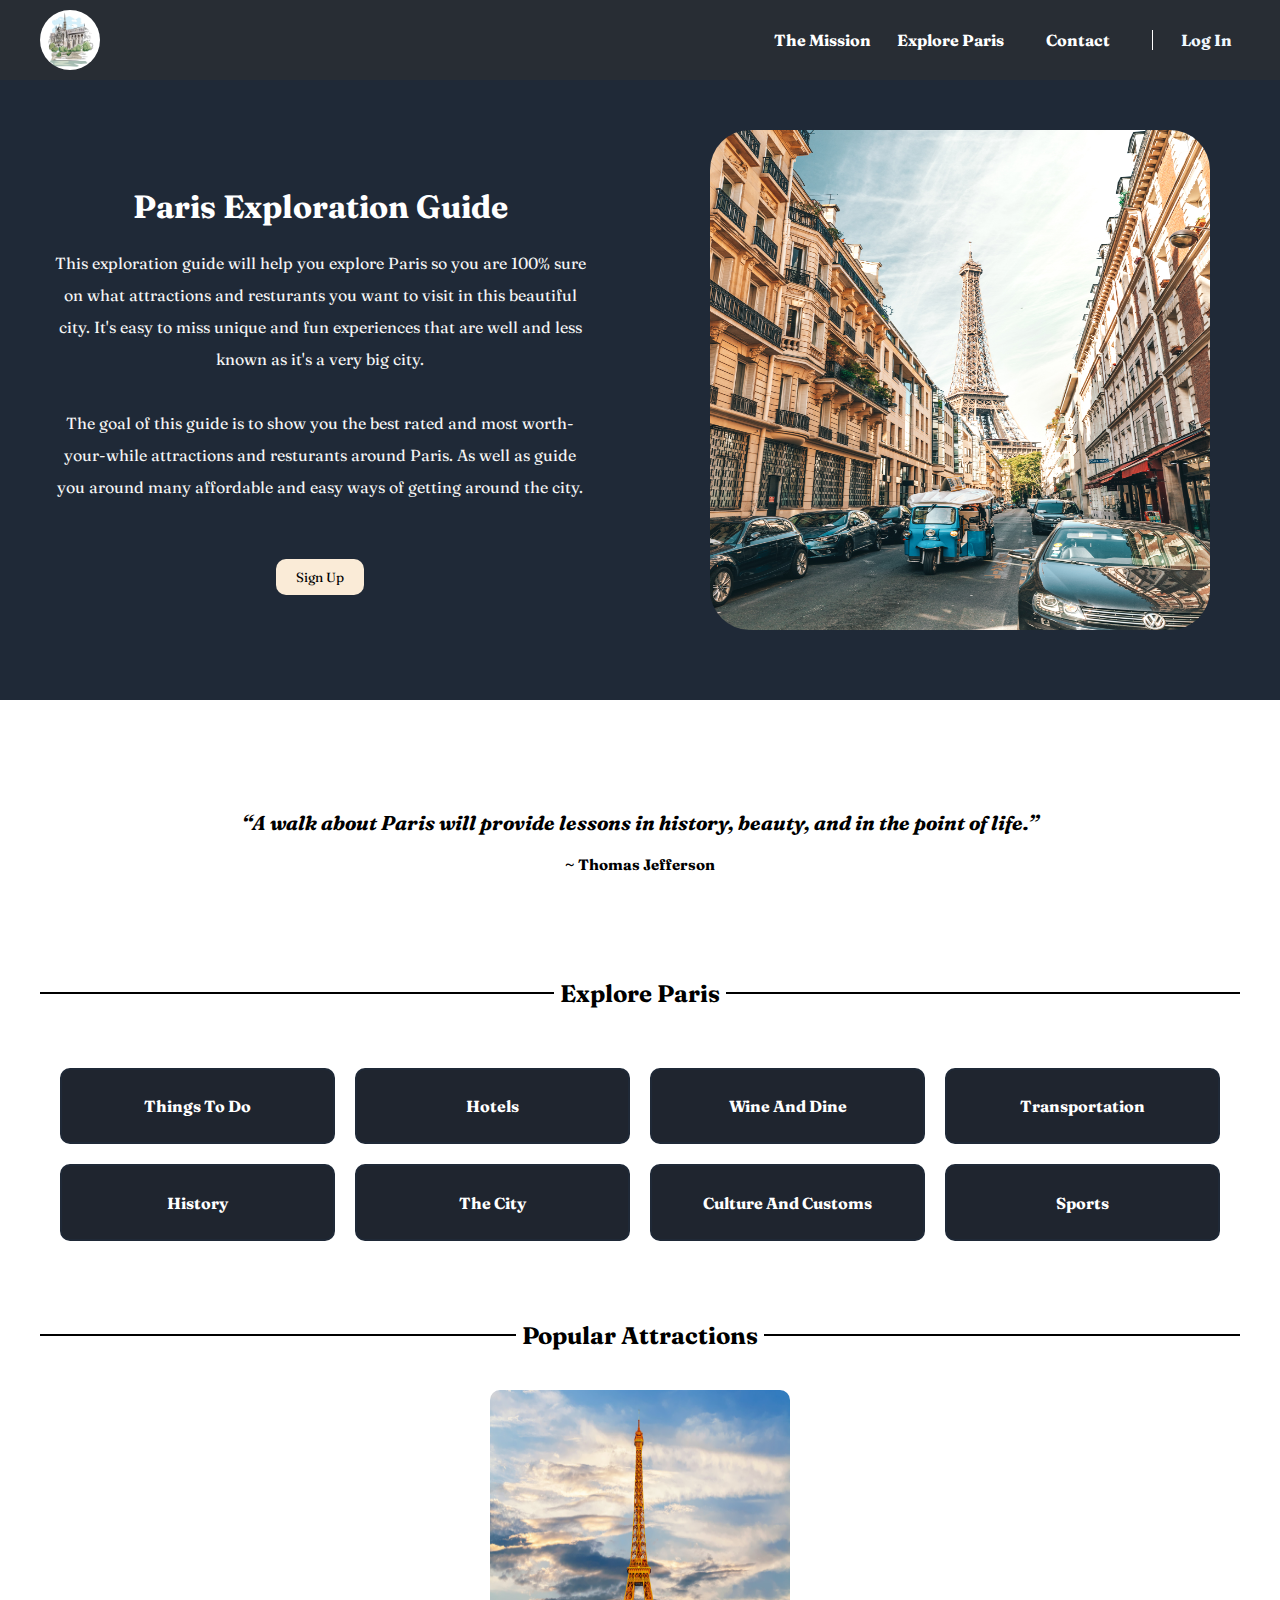
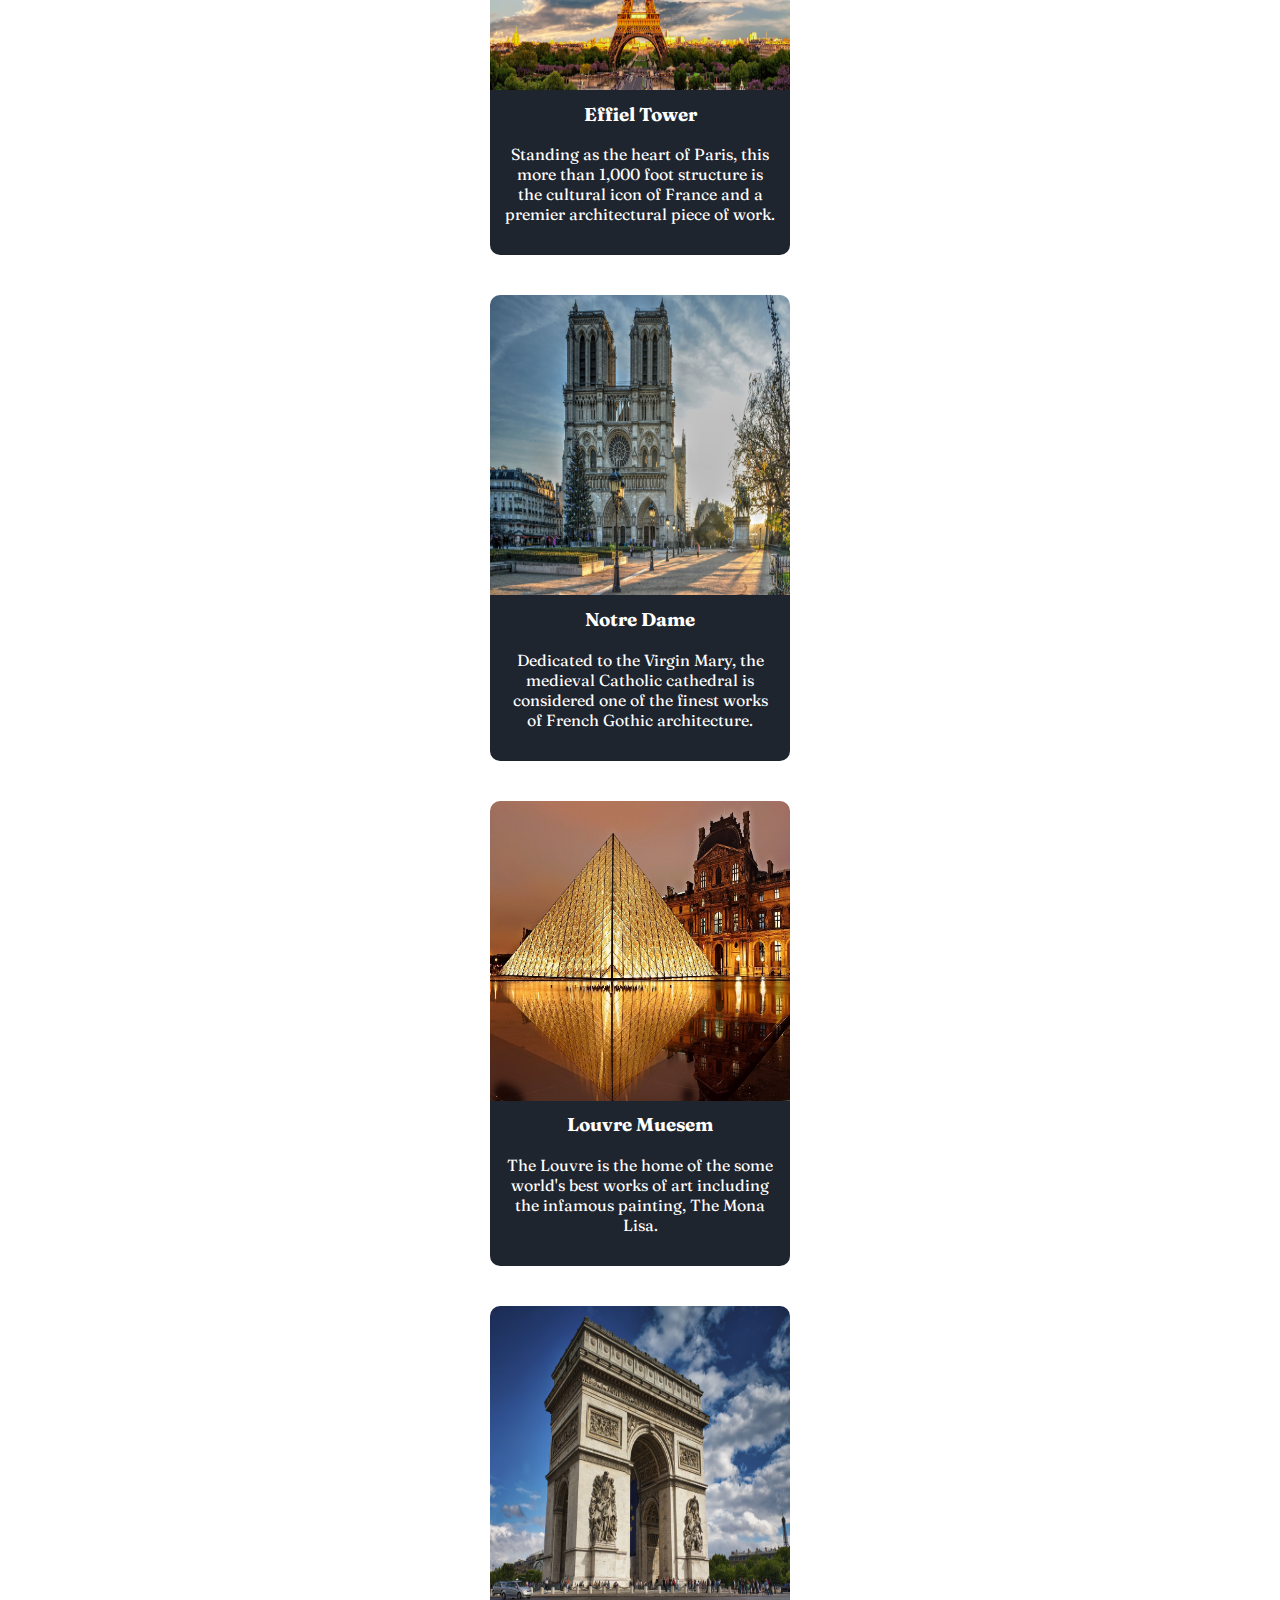
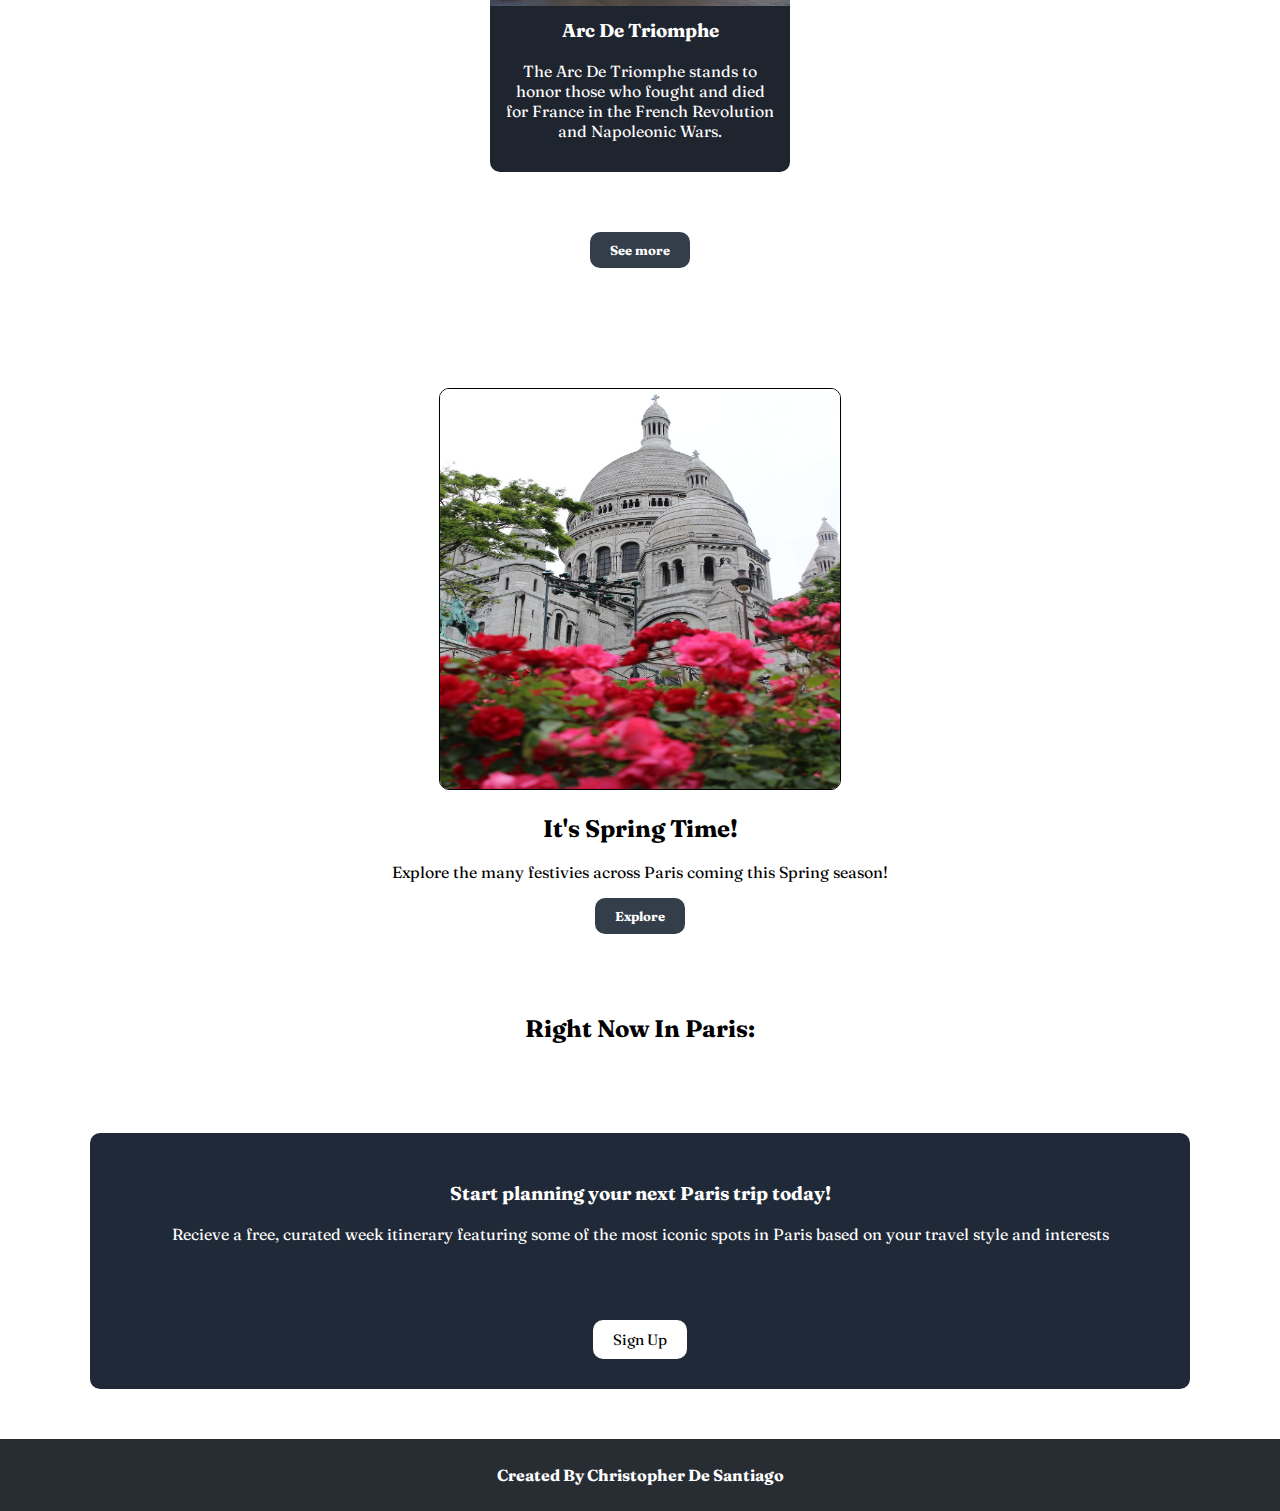
<file: index.html>
<!DOCTYPE html>
<html lang="en">
  <head>
    <meta charset="UTF-8" />
    <meta http-equiv="X-UA-Compatible" content="IE=edge" />
    <meta name="viewport" content="width=device-width, initial-scale=1.0" />
    <link rel="stylesheet" href="styles/index.css" />
    <link rel="icon" type="image/jpg" href="/images/NotreDameLogo.jpg" />
    <title>Paris Exploration Guide</title>
  </head>

  <body onload="displayWeather()">
    <div class="landing">
      <div class="navbar">
        <div class="navImage">
          <img src="images/NotreDameLogo.jpg" width="60" height="60" />
        </div>
        <div class="navLinks">
          <div class="eachLink">
            <a href="" class="navLink">The Mission</a>
            <a href="#exploreCard" class="navLink">Explore Paris</a>
            <a href="" class="navLink">Contact</a>
            <a href="/pages/login.html" class="navLink" id="login">Log In</a>
          </div>
        </div>
      </div>

      <div class="mainLanding">
        <div class="title">
          <h1>Paris Exploration Guide</h1>
          <p>
            This exploration guide will help you explore Paris so you are 100%
            sure on what attractions and resturants you want to visit in this
            beautiful city. It's easy to miss unique and fun experiences that
            are well and less known as it's a very big city. <br /><br />
            The goal of this guide is to show you the best rated and most
            worth-your-while attractions and resturants around Paris. As well as
            guide you around many affordable and easy ways of getting around the
            city.
          </p>
          <br />
          <br />
          <button class="Button">
            <a
              href="/pages/signup.html"
              style="text-decoration: none; color: black"
              >Sign Up</a
            >
          </button>
        </div>
        <div class="landingImage">
          <img
            src="images/pexels-spencer-davis-4388221.jpg"
            width="500"
            height="500"
          />
        </div>
      </div>
    </div>

    <br />

    <div class="mainBody">
      <div class="quote">
        <blockquote
          cite="https://www.veranda.com/travel/g30296562/quotes-on-paris/"
        >
          “A walk about Paris will provide lessons in history, beauty, and in
          the point of life.”
        </blockquote>
        <p>~ Thomas Jefferson</p>
      </div>

      <br />

      <h2 style="text-align: center" class="separator" id="exploreCard">
        Explore Paris
      </h2>
      <br />
      <div class="exploreCard">
        <div class="Card">
          <a href=""><h4>Things To Do</h4></a>
        </div>
        <div class="Card">
          <a href=""><h4>Hotels</h4></a>
        </div>
        <div class="Card">
          <a href=""><h4>Wine And Dine</h4></a>
        </div>
        <div class="Card">
          <a href=""><h4>Transportation</h4></a>
        </div>
        <div class="Card">
          <a href=""><h4>History</h4></a>
        </div>
        <div class="Card">
          <a href=""><h4>The City</h4></a>
        </div>
        <div class="Card">
          <a href=""><h4>Culture And Customs</h4></a>
        </div>
        <div class="Card">
          <a href=""><h4>Sports</h4></a>
        </div>
      </div>

      <h2 style="text-align: center" class="separator">Popular Attractions</h2>
      <div class="Attraction">
        <div class="item">
          <img
            src="images/eiffel-tower-ge8174b562_1920.jpg"
            width="300"
            height="300"
            alt=""
          />
          <div class="caption">
            <h3>Effiel Tower</h3>
            <p>
              Standing as the heart of Paris, this more than 1,000 foot
              structure is the cultural icon of France and a premier
              architectural piece of work.
            </p>
          </div>
        </div>
        <div class="item">
          <img
            src="images/cathedral-gfc9241a4a_1920.jpg"
            alt=""
            width="300"
            height="300"
          />
          <div class="caption">
            <h3>Notre Dame</h3>
            <p>
              Dedicated to the Virgin Mary, the medieval Catholic cathedral is
              considered one of the finest works of French Gothic architecture.
            </p>
          </div>
        </div>
        <div class="item">
          <img
            src="images/building-gc9c5a30e9_1280.jpg"
            alt=""
            width="300"
            height="300"
          />
          <div class="caption">
            <h3>Louvre Muesem</h3>
            <p>
              The Louvre is the home of the some world's best works of art
              including the infamous painting, The Mona Lisa.
            </p>
          </div>
        </div>
        <div class="item">
          <img
            src="images/arc-de-triomphe-g50d43a8cb_1920.jpg"
            alt=""
            width="300"
            height="300"
          />
          <div class="caption">
            <h3>Arc De Triomphe</h3>
            <p>
              The Arc De Triomphe stands to honor those who fought and died for
              France in the French Revolution and Napoleonic Wars.
            </p>
          </div>
        </div>
      </div>

      <button class="button" style="display: block">See more</button>

      <br />
      <br />

      <div class="exploreGrid">
        <div class="exploreImg">
          <img
            src="images/roses-g3ceaf6cef_1280.jpg"
            alt="Roses"
            width="400"
            height="400"
            id="rose"
          />
        </div>
        <div class="explore">
          <h2>It's Spring Time!</h2>
          <p>
            Explore the many festivies across Paris coming this Spring season!
          </p>
          <button class="button">Explore</button>
        </div>
      </div>

      <h2 style="text-align: center">Right Now In Paris:</h2>

      <div class="WeatherCard"></div>

      <div class="signUp">
        <div class="signUpText">
          <h3>Start planning your next Paris trip today!</h3>
          <p>
            Recieve a free, curated week itinerary featuring some of the most
            iconic spots in Paris based on your travel style and interests
          </p>
        </div>

        <div class="signUpButton">
          <button>
            <a
              href="/pages/signup.html"
              style="text-decoration: none; color: black"
              >Sign Up</a
            >
          </button>
        </div>
      </div>
    </div>

    <div class="footer">
      <p>Created By Christopher De Santiago</p>
    </div>
    <script src="app.js"></script>
  </body>
</html>
</file>
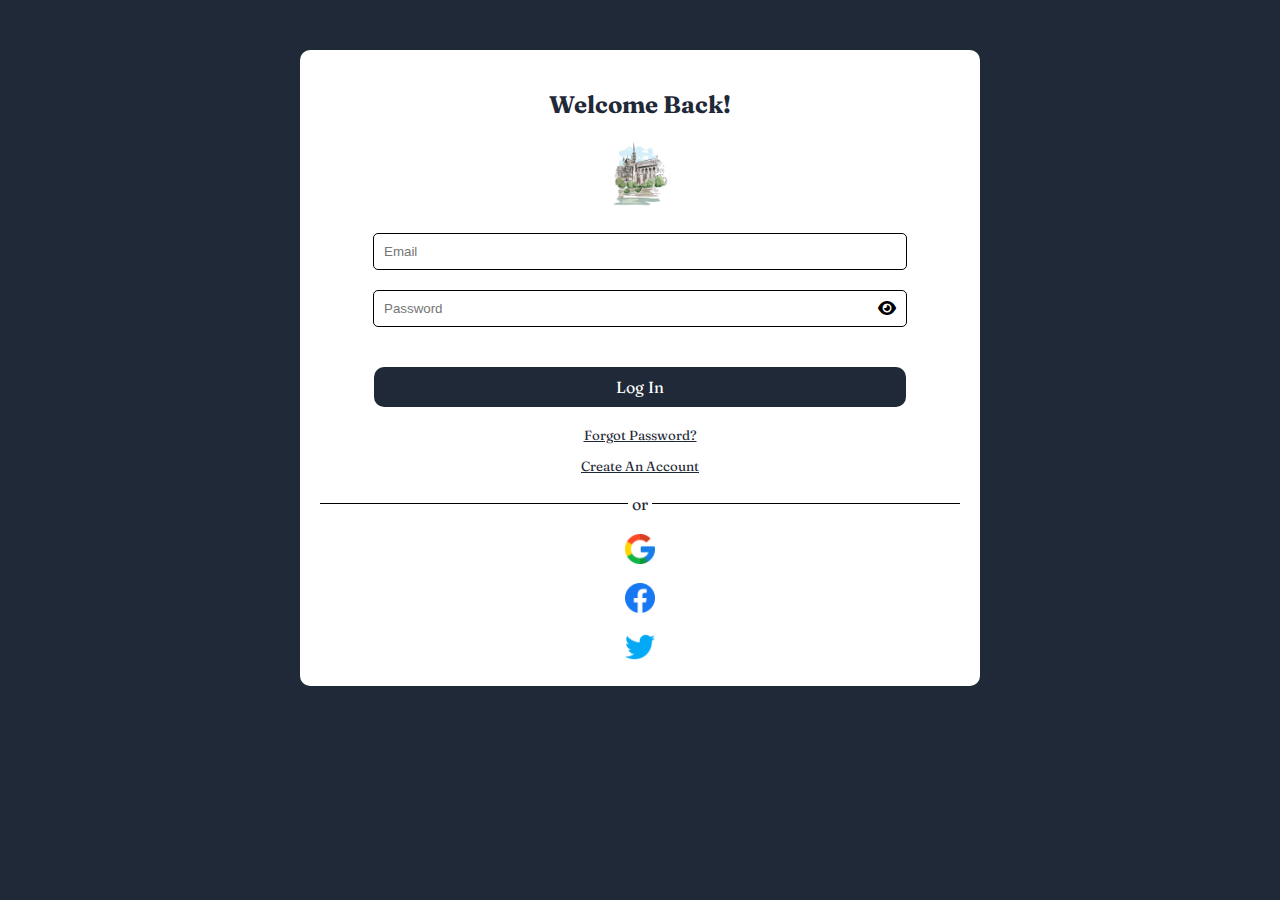
<file: login.html>
<!DOCTYPE html>
<html lang="en">
  <head>
    <meta charset="UTF-8" />
    <meta http-equiv="X-UA-Compatible" content="IE=edge" />
    <meta name="viewport" content="width=device-width, initial-scale=1.0" />
    <title>Login</title>
    <link rel="stylesheet" href="login.css" />
    <link
      rel="stylesheet"
      href="https://cdnjs.cloudflare.com/ajax/libs/font-awesome/6.1.1/css/all.min.css"
    />
  </head>
  <body>
    <div class="login">
      <h2>Welcome Back!</h2>
      <img src="/images/NotreDameLogo.jpg" alt="" width="70" height="70" />
      <form>
        <input type="email" name="Email" id="Email" placeholder="Email" />
        <br />
        <br />
        <div class="password-container">
          <input
            type="password"
            name="Password"
            id="Password"
            placeholder="Password"
          />
          <i class="fa-solid fa-eye" id="eye"></i>
        </div>

        <br />
        <br />
        <input type="submit" value="Log In" />
      </form>
      <br />
      <div class="footer">
        <a href="">Forgot Password?</a>
        <a href="">Create An Account</a>
      </div>
      <br />
      <div class="separator">or</div>
      <br />
      <div class="iconBar">
        <div class="icon">
          <a href=""
            ><img
              src="./images-login/google.png"
              alt="Google"
              width="30"
              height="30"
              id=""
          /></a>
        </div>
        <div class="icon">
          <a href=""
            ><img
              src="images-login/facebook.png"
              alt="Facebook"
              width="30"
              height="30"
              id=""
          /></a>
        </div>
        <div class="icon">
          <a href=""
            ><img
              src="images-login/twitter.png"
              alt="Twitter"
              width="30"
              height="30"
              id=""
          /></a>
        </div>
      </div>
    </div>
    <script src="index.js"></script>
  </body>
</html>
</file>
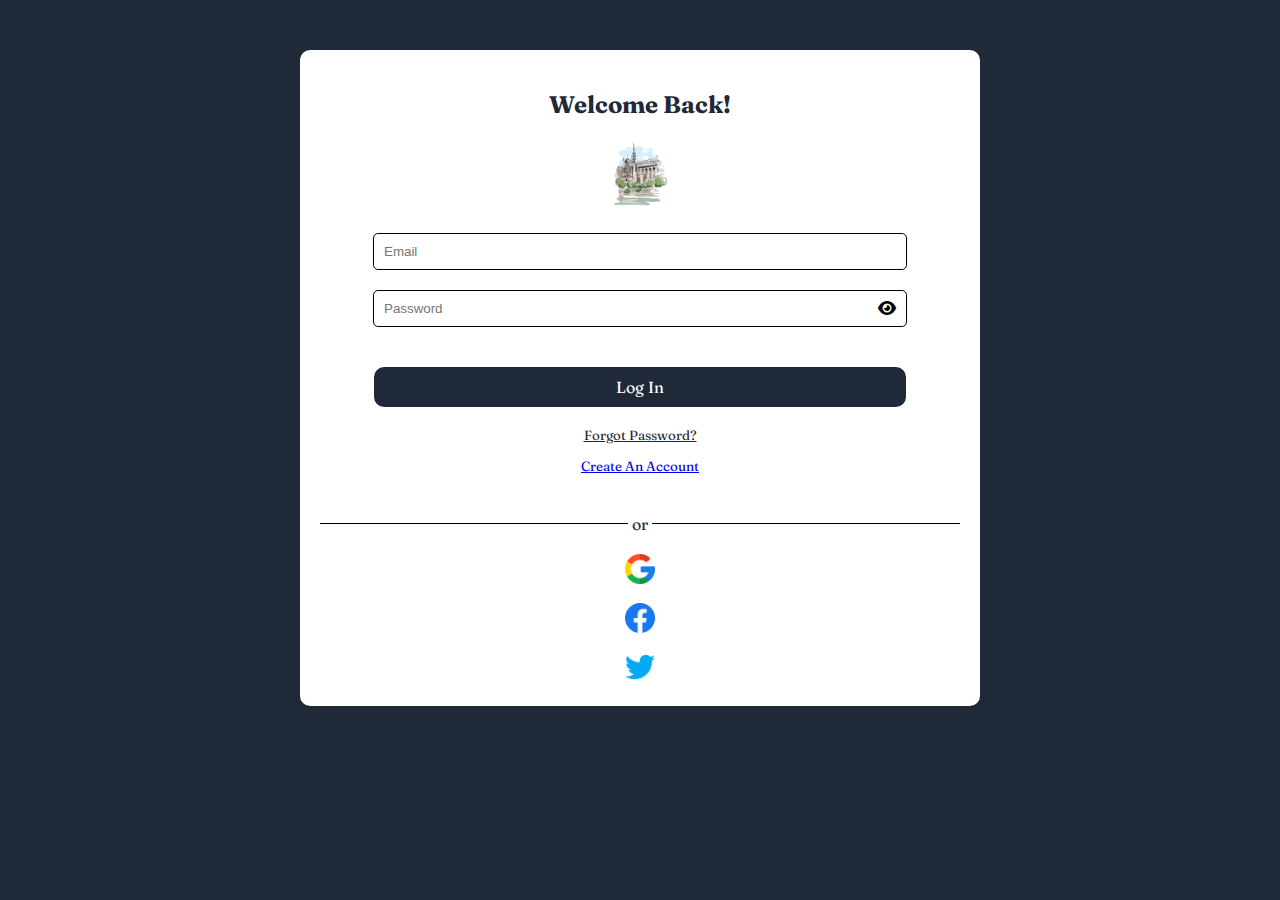
<file: pages/login.html>
<!DOCTYPE html>
<html lang="en">
  <head>
    <meta charset="UTF-8" />
    <meta http-equiv="X-UA-Compatible" content="IE=edge" />
    <meta name="viewport" content="width=device-width, initial-scale=1.0" />
    <title>PEG Login</title>
    <link rel="stylesheet" href="/styles/login.css" />
    <link
      rel="stylesheet"
      href="https://cdnjs.cloudflare.com/ajax/libs/font-awesome/6.1.1/css/all.min.css"
    />
  </head>
  <body>
    <div class="login">
      <h2>Welcome Back!</h2>
      <a href="/index.html"
        ><img src="/images/NotreDameLogo.jpg" alt="" width="70" height="70"
      /></a>
      <form>
        <input type="email" name="Email" id="Email" placeholder="Email" />
        <br />
        <br />
        <div class="password-container">
          <input
            type="password"
            name="Password"
            id="Password"
            placeholder="Password"
          />
          <i class="fa-solid fa-eye" id="eye"></i>
        </div>

        <br />
        <br />
        <input type="submit" value="Log In" />
      </form>
      <br />
      <div class="footer">
        <a href="">Forgot Password?</a>
        <a href="/pages/signup.html">Create An Account</a>
      </div>
      <br />
      <br />
      <div class="separator">or</div>
      <br />
      <div class="iconBar">
        <div class="icon">
          <a href=""
            ><img
              src="/images-login/google.png"
              alt="Google"
              width="30"
              height="30"
              id=""
          /></a>
        </div>
        <div class="icon">
          <a href=""
            ><img
              src="/images-login/facebook.png"
              alt="Facebook"
              width="30"
              height="30"
              id=""
          /></a>
        </div>
        <div class="icon">
          <a href=""
            ><img
              src="/images-login/twitter.png"
              alt="Twitter"
              width="30"
              height="30"
              id=""
          /></a>
        </div>
      </div>
    </div>
    <script src="/index.js"></script>
  </body>
</html>
</file>
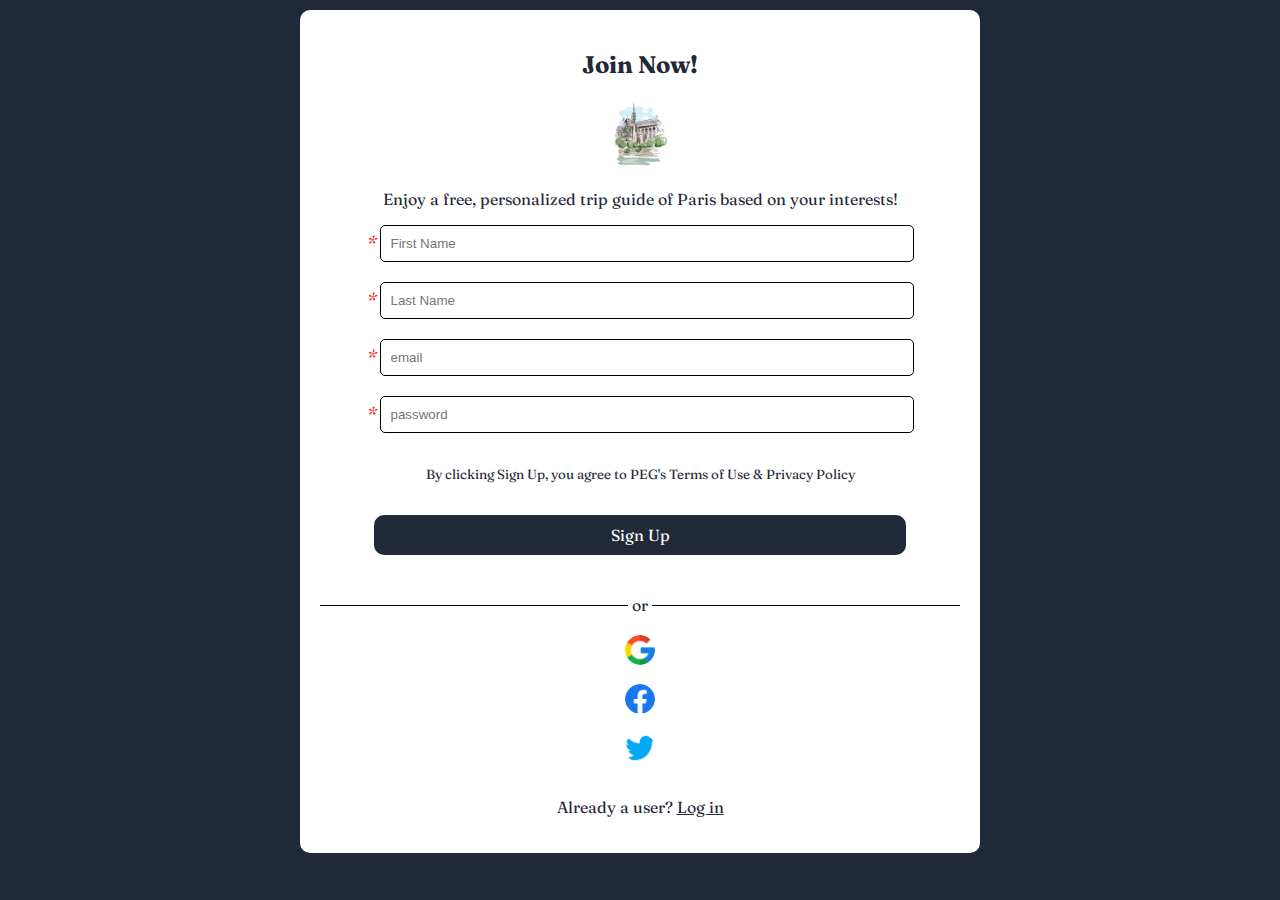
<file: pages/signup.html>
<!DOCTYPE html>
<html lang="en">
  <head>
    <meta charset="UTF-8" />
    <meta http-equiv="X-UA-Compatible" content="IE=edge" />
    <meta name="viewport" content="width=device-width, initial-scale=1.0" />
    <title>PEG Sign Up</title>
    <link rel="stylesheet" href="/styles/signUp.css" />
  </head>
  <body>
    <div class="signUpCard">
      <h2>Join Now!</h2>
      <img src="/images/NotreDameLogo.jpg" alt="" width="70" height="70" />
      <p>
        Enjoy a free, personalized trip guide of Paris based on your interests!
      </p>
      <form>
        <i><span style="color: red">* </span> </i
        ><input type="text" name="" id="" placeholder="First Name" />
        <br />
        <br />
        <i><span style="color: red">* </span> </i
        ><input type="text" placeholder="Last Name" />
        <br />
        <br />
        <i><span style="color: red">* </span> </i
        ><input type="email" placeholder="email" />
        <br />
        <br />
        <i><span style="color: red">* </span> </i
        ><input type="text" placeholder="password" />
        <br />
        <br />
        <p style="font-size: smaller">
          By clicking Sign Up, you agree to PEG's Terms of Use & Privacy Policy
        </p>
        <input type="submit" value="Sign Up" />
      </form>
      <br />
      <br />
      <div class="separator">or</div>
      <br />
      <div class="iconBar">
        <div class="icon">
          <a href=""
            ><img
              src="/images-login/google.png"
              alt="Google"
              width="30"
              height="30"
              id=""
          /></a>
        </div>
        <div class="icon">
          <a href=""
            ><img
              src="/images-login/facebook.png"
              alt="Facebook"
              width="30"
              height="30"
              id=""
          /></a>
        </div>
        <div class="icon">
          <a href=""
            ><img
              src="/images-login/twitter.png"
              alt="Twitter"
              width="30"
              height="30"
              id=""
          /></a>
        </div>
      </div>
      <p id="footer">Already a user? <a href="/pages/login.html">Log in</a></p>
    </div>
  </body>
</html>
</file>
<file: styles/index.css>
@import url('https://fonts.googleapis.com/css2?family=Fraunces:ital,opsz,wght@0,9..144,100;0,9..144,200;0,9..144,400;0,9..144,700;0,9..144,900;1,9..144,100;1,9..144,400;1,9..144,700;1,9..144,900&display=swap');

body{
    padding: 0;
    margin: 0;
    font-family: 'Fraunces', serif;
}

.landing{
    background-color: #1F2937;
}

.navbar{
    text-align: center;
    display: grid;
    grid-template-columns: repeat(2,1fr);
    align-items: center;
    justify-content:flex-start;
    background-color: #282d34;
    padding-top: 10px;
    padding-bottom: 10px;
}

.navImage{
    /*flex: 1;*/
     padding-left: 40px;
 }
 
 .navImage > img{
     border-radius: 30px;
     float: left;
 }

 .navLink{
    text-decoration: none;
    color: rgb(255, 255, 255);
    font-weight: bold;
    margin-right: 20px;
    flex: auto;
}

.eachLink{
    display: grid;
    grid-template-columns: repeat(4,.2fr);
    justify-content: end;
    align-items: center;
}

#login{
    border-left: 1px white solid;
    color: aliceblue;
}

/*.navLinks{
    flex: 1;
}*/


.mainLanding{
    background-color: #1F2937;
    display: grid;
    grid-template-columns: repeat(2,1fr);
    padding-bottom: 20px;
    justify-items: center;
    align-items: center;
}

.title{
    flex: 1;
    text-align: center;
    color: white;
    padding-left: 50px;
    padding-right: 50px;
}

.title > p{
    color:whitesmoke;
    line-height: 2;
   
}

.landingImage{
    flex: 1;
    margin: 50px;
}

.landingImage >img{
    margin-left: auto;
    margin-right: auto;
    display: block;
    border-radius: 40px;
    max-width: 100%;
    max-height: 100%;
}

.mainBody{
    margin: 40px;
}

.exploreGrid{
    display: grid;
    grid-template-columns: repeat(2,.4fr);
    justify-content: center;
    align-items: center;
    text-align: center;
    margin: 80px 0px 80px;
}

.exploreImg{
    display: block;
    margin: auto;
}

#rose{
    border: .1px solid black;
    border-radius: 10px;
}

.separator {
    display: flex;
    align-items:center;
    text-align: center;
  }
  
  .separator::before,
  .separator::after {
    content: '';
    flex: 1;
    border-bottom: 2px solid #000;
  }
  
  .separator:not(:empty)::before {
    margin-right: .25em;
  }
  
  .separator:not(:empty)::after {
    margin-left: .25em;
  }

.exploreCard{
    display: grid;
    grid-template-columns: repeat(4,.4fr);
    text-align: center;
    align-items: center;
    justify-content: center;
    gap: 20px;
    margin: 20px 20px 80px 20px;
}

.Card{
    padding: 5px;
    border-radius: 10px;
    border: 2px solid #1F2937;
    background-color: #1f252f;
}

.Card > a{
    text-decoration: none;
    color: white
}

.Card:hover{
    background-color:#4b6492;
}

.Attraction{
    display: grid;
    text-align: center;
    grid-template-columns: repeat(4,.1fr);
    justify-content: center;
    align-items: center;
    padding-left: 50px;
    padding-right: 50px;
    margin: 20px 20px 40px 20px;
    column-gap: 15px;
}

.caption{
    background-color: #1f252f;
    margin-top: -25px;
    padding: 15px;
    opacity: 1;
    border-radius: 0px 0px 10px 10px;
}

.item{
    color: white;
    padding: 20px;
}

.item > img{
    border-radius: 10px 10px 0px 0px;
}

.WeatherCard{
    text-align: center;
    padding: 10px;
    color: black;
    border-radius: 10px;
}

.weatherGrid{
    display: grid;
    grid-template-columns: repeat(2,.3fr);
    column-gap: 5px;
    justify-content: center;
    align-items: center;
    margin-top: 20px;
}

.weatherGrid > .weatherCircle2{
    border-right: 0px solid white;
}

.quote{
   margin-top: 20px;
   margin-bottom: 20px;
   text-align: center;
   padding: 30px;
   color: #000;
}

.quote > blockquote{
    font-style: italic;
    font-size: 20px;
    font-weight: bold;
}

.quote > p{
    font-size: 15px;
    font-weight: bold;
}

.signUp{
    text-align: center;
    display: flex;
    justify-content: center;
    align-items: center;
    margin: 50px;
    /*background-color: rgb(193, 177, 153);*/
    background-color: #1F2937;
    border-radius: 10px;
}

.signUpText,.signUpButton{
    flex: 1;
    padding: 30px;
    color: white;
}

.signUpButton > button{
    padding: 10px 20px  10px 20px;
    border-radius: 10px;
    border-style: none;
    background-color: white;
    font-family: 'Fraunces', serif;
    font-size: 15px;
}

.footer{
    background-color:#282d34;
    text-align: center;
    font-weight: bold;
    padding: 10px;
    color: white;
}

@media (max-width: 1300px) {
    .Attraction,.mainLanding,.signUp {
      flex-direction: column;
    }
    .Attraction{
        grid-template-columns: repeat(1,.1fr);
    }

    .WeatherCard > .weatherGrid{
        grid-template-columns: repeat(1,1fr);
        margin-top: 5px;
    }
    .exploreGrid{
        grid-template-columns: repeat(1,1fr);
    }
  }


  .Button{
    font-family: 'Fraunces', serif;
    background-color: antiquewhite;
    padding: 10px 20px  10px 20px;
    border-radius: 10px;
    border-style: none;
}

.button{
    font-family:'Fraunces', serif;
    background-color:#1F2937;
    padding: 10px 20px  10px 20px;
    border-radius: 10px;
    font-weight: bold;
    border: none;
    color: white;
    opacity: .9;
    margin: auto;
    cursor: pointer;
    font-size: 13px;
}
</file>
<file: login.css>
@import url('https://fonts.googleapis.com/css2?family=Fraunces:ital,opsz,wght@0,9..144,100;0,9..144,200;0,9..144,400;0,9..144,700;0,9..144,900;1,9..144,100;1,9..144,400;1,9..144,700;1,9..144,900&display=swap');

body{
    padding: 0;
    margin: 0;
    font-family: 'Fraunces', serif;
    background-color: #1F2937;
}

.title{
    text-align: center;
    color: white;
}

.title > img{
    border-radius: 30px;
}

.login{
    display: block;
    width: 50%;
    margin: auto;
    background-color: white;
    text-align: center;
    padding: 20px;
    border-radius: 10px;
    color: #1F2937;
    margin-top: 50px;
}

form{
    margin-top: 20px;
}

input{
    width: 80%;
    padding: 10px;
    border-radius: 5px;
    border:1px solid black;
}

input[type =submit]{
    font-size: medium;
    border: none;
    border-radius: 10px;
    color: white;
    font-family: 'Fraunces', serif;
    width: 83%;
    background-color: #1F2937;
}

.footer{
    color: #1F2937;
    font-size: smaller;
    display: grid;
    grid-template-columns: repeat(2,.2fr);
    justify-content: center;
    align-items: center;
}

a:visited{
    color: #1F2937;
}

.password-container{
    position: relative;
  }
  .fa-eye,.fa-eye-slash{
    position: absolute;
    top: 28%;
    right: 10%;
    cursor: pointer;
    color: black;
  }

  .iconBar{
    display: grid; 
    grid-template-columns: repeat(3, 0.2fr);
    justify-content: center;
    align-items: center;
}

.separator {
  display: flex;
  align-items: center;
  text-align: center;
}

.separator::before,
.separator::after {
  content: '';
  flex: 1;
  border-bottom: 1px solid #000;
}

.separator:not(:empty)::before {
  margin-right: .25em;
}

.separator:not(:empty)::after {
  margin-left: .25em;
}

  @media (max-width: 1300px) {
      .footer,.iconBar{
        grid-template-columns: repeat(1,.2fr);
        row-gap: 15px;
    }
  }
</file>
<file: styles/login.css>
@import url('https://fonts.googleapis.com/css2?family=Fraunces:ital,opsz,wght@0,9..144,100;0,9..144,200;0,9..144,400;0,9..144,700;0,9..144,900;1,9..144,100;1,9..144,400;1,9..144,700;1,9..144,900&display=swap');

body{
    padding: 0;
    margin: 0;
    font-family: 'Fraunces', serif;
    background-color: #1F2937;
}

.title{
    text-align: center;
    color: white;
}

.title > img{
    border-radius: 30px;
}

.login{
    display: block;
    width: 50%;
    margin: auto;
    background-color: white;
    text-align: center;
    padding: 20px;
    border-radius: 10px;
    color: #1F2937;
    margin-top: 50px;
}

form{
    margin-top: 20px;
}

input{
    width: 80%;
    padding: 10px;
    border-radius: 5px;
    border:1px solid black;
}

input[type =submit]{
    font-size: medium;
    border: none;
    border-radius: 10px;
    color: white;
    font-family: 'Fraunces', serif;
    width: 83%;
    background-color: #1F2937;
    cursor: pointer;
}

.footer{
    color: #1F2937;
    font-size: smaller;
    display: grid;
    grid-template-columns: repeat(2,.2fr);
    justify-content: center;
    align-items: center;
}

a:visited{
    color: #1F2937;
}

.password-container{
    position: relative;
  }
  .fa-eye,.fa-eye-slash{
    position: absolute;
    top: 28%;
    right: 10%;
    cursor: pointer;
    color: black;
  }

  .iconBar{
    display: grid; 
    grid-template-columns: repeat(3, 0.2fr);
    justify-content: center;
    align-items: center;
}

.separator {
  display: flex;
  align-items: center;
  text-align: center;
}

.separator::before,
.separator::after {
  content: '';
  flex: 1;
  border-bottom: 1px solid #000;
}

.separator:not(:empty)::before {
  margin-right: .25em;
}

.separator:not(:empty)::after {
  margin-left: .25em;
}

  @media (max-width: 1300px) {
      .footer,.iconBar{
        grid-template-columns: repeat(1,.2fr);
        row-gap: 15px;
    }
  }
</file>
<file: styles/signUp.css>
@import url('https://fonts.googleapis.com/css2?family=Fraunces:ital,opsz,wght@0,9..144,100;0,9..144,200;0,9..144,400;0,9..144,700;0,9..144,900;1,9..144,100;1,9..144,400;1,9..144,700;1,9..144,900&display=swap');

body{
    padding: 0;
    margin: 0;
    font-family: 'Fraunces', serif;
    background-color: #1F2937;
}

.signUpCard{
    text-align: center;
    display: block;
    margin: auto;
    width: 50%;
    background-color: white;
    padding: 20px;
    border-radius: 10px;
    color: #1F2937;
    margin-top: 10px;
}

img{
    border-radius: 30px;
}

input{
    width: 80%;
    padding: 10px;
    border-radius: 5px;
    border:1px solid black;
}

input[type =submit]{
    margin-top: 20px;
    font-size: medium;
    border: none;
    border-radius: 10px;
    color: white;
    font-family: 'Fraunces', serif;
    width: 83%;
    background-color: #1F2937;
    cursor: pointer;
}

.iconBar{
    display: grid; 
    grid-template-columns: repeat(3, 0.2fr);
    justify-content: center;
    align-items: center;
}

.separator {
  display: flex;
  align-items: center;
  text-align: center;
}

.separator::before,
.separator::after {
  content: '';
  flex: 1;
  border-bottom: 1px solid #000;
}

.separator:not(:empty)::before {
  margin-right: .25em;
}

.separator:not(:empty)::after {
  margin-left: .25em;
}

#footer{
    margin-top: 30px;
}

#footer > a,#footer > a:visited{
    color: #1F2937;
}



  @media (max-width: 1300px) {
      .footer,.iconBar{
        grid-template-columns: repeat(1,.2fr);
        row-gap: 15px;
    }
  }
</file>
